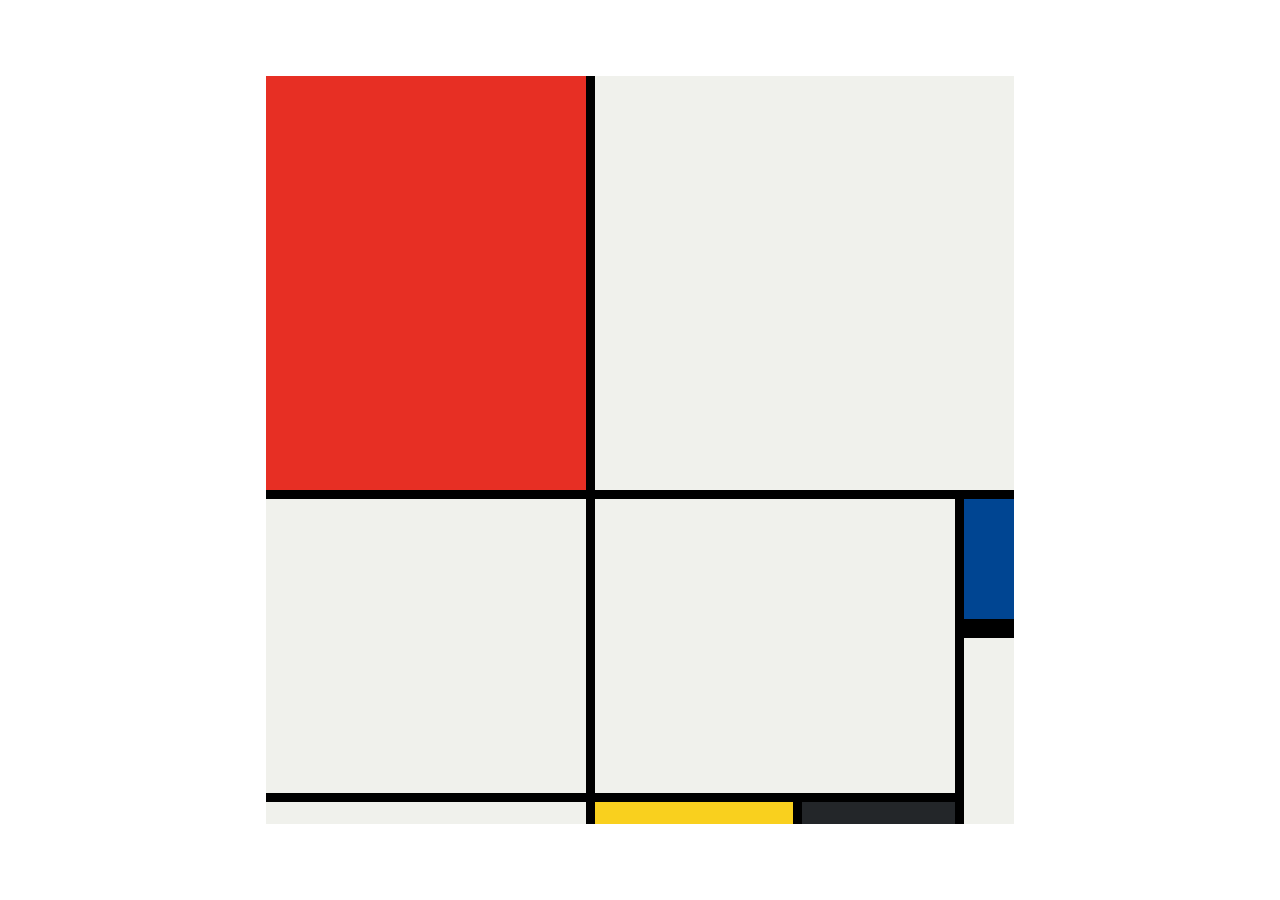
<file: 10.3 Mondrian Project/index.html>
<!DOCTYPE html>
<html lang="en">

<head>
  <meta charset="UTF-8">
  <meta name="viewport" content="width=device-width, initial-scale=1.0">
  <title>Mondrian Project</title>
  <style>
    /* 
    Write your CSS here 
    Line Colour: #000
    White: #F0F1EC
    Red: #E72F24
    Black: #232629
    Blue: #004592
    Yellow: #F9D01E
    */
    body {
      display: flex;
      justify-content: center;
      align-items: center;
      height: 100vh;
      margin: 0;
      padding: 0;
    }

    .container {
      height: 748px;
      width: 748px;
      display: grid;
      background-color: #000;
      grid-template-columns: 320px 198px 153px 50px;
      grid-template-rows: 414px 130px 155px 22px;
      gap: 9px;
    }

    .item {
      background-color: #F0F1EC;
    }

    .red {
      background-color: #E72F24;
    }

    .white1 {
      grid-column: span 3;
    }

    .white2 {
      grid-row: span 2;
    }

    .white3 {
      grid-area: 2 / 2 / 4 /4
    }

    .blue {
      background-color: #004592;
      border-bottom: 10px solid #000;
    }

    .white4 {
      grid-row: span 2;
    }

    .yellow {
      background-color: #F9D01E;
    }

    .black {
      background-color: #232629;
    }
  </style>
</head>

<body>
  <!-- Write your HTML here -->

  <div class="container">
    <div class="item red"></div>
    <div class="item white1"></div>
    <div class="item white2"></div>
    <div class="item white3"></div>

    <div class="item blue"></div>
    <div class="item white4"></div>

    <div class="item"></div>
    <div class="item yellow"></div>
    <div class="item black"></div>
  </div>
</body>

</html>
</file>
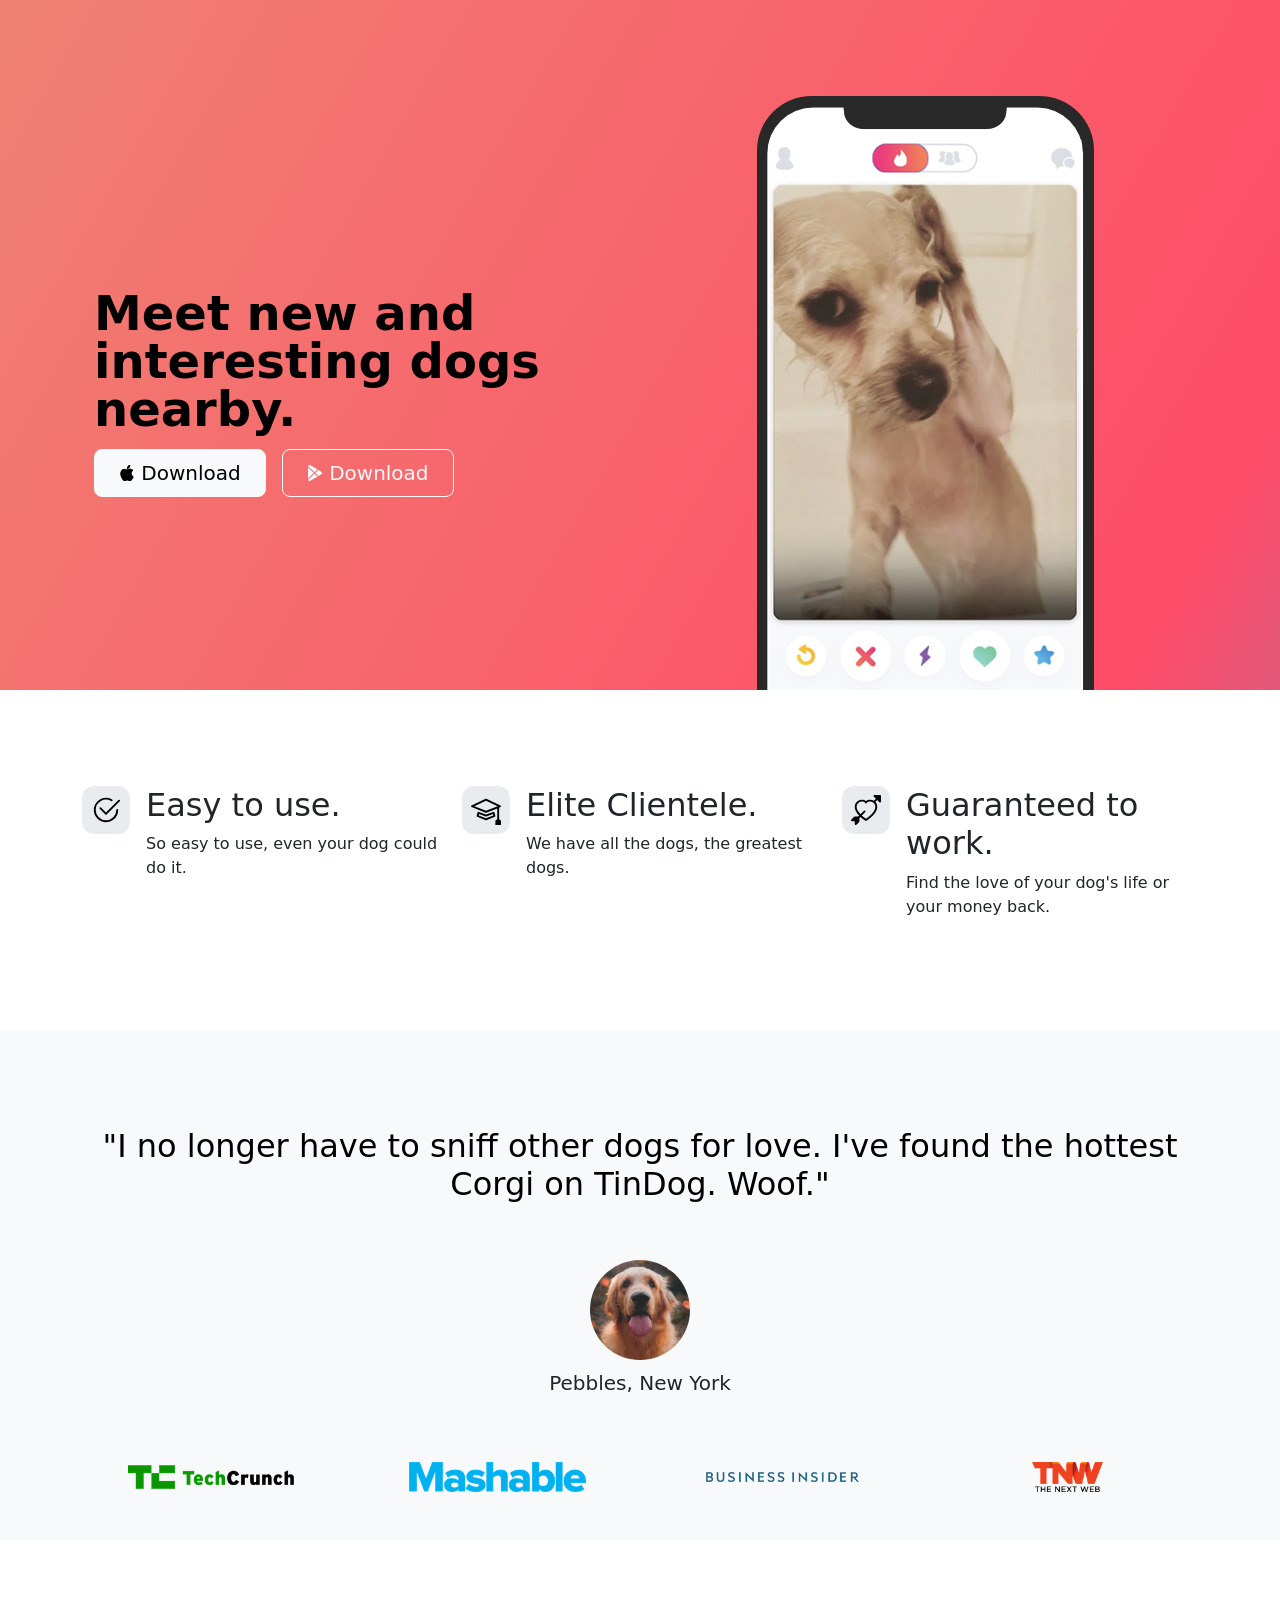
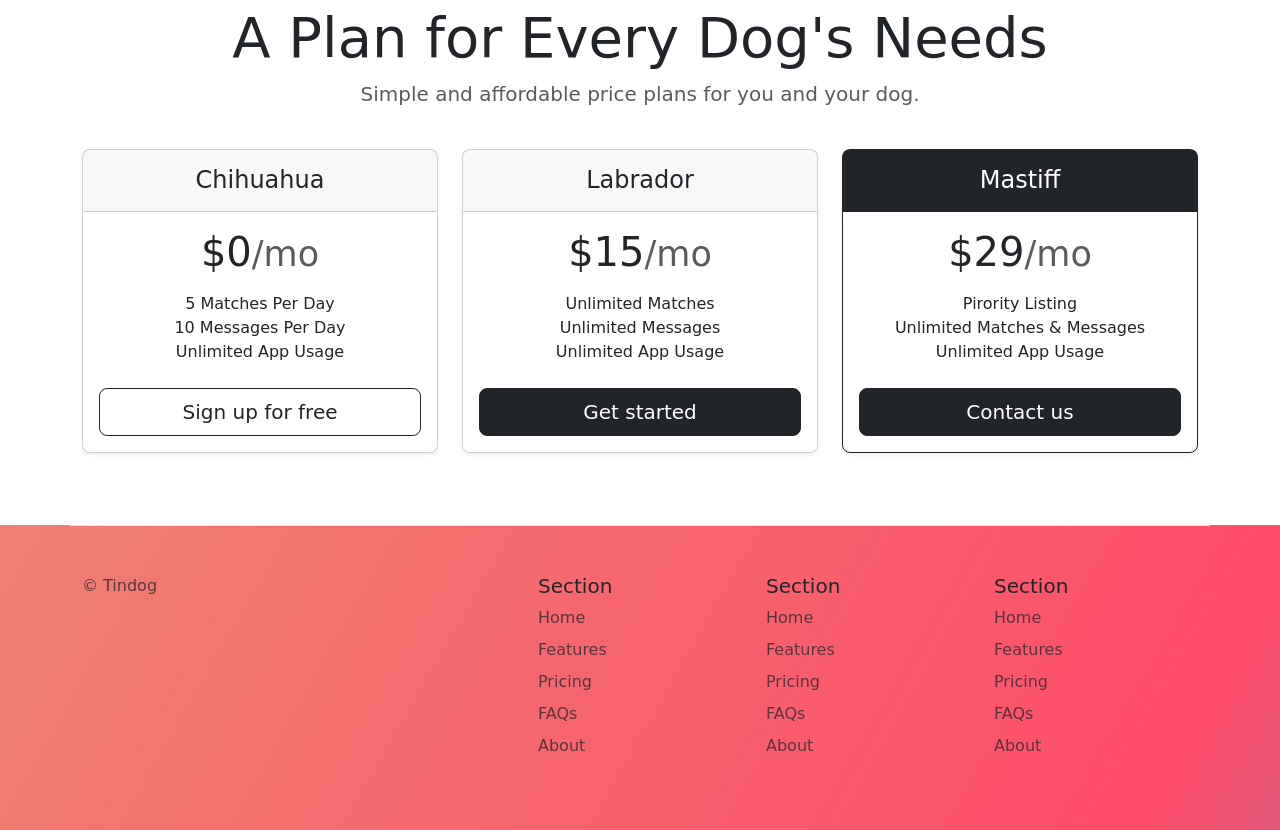
<file: 11.3 TinDog Project/index.html>
<!DOCTYPE html>
<html lang="en">

<head>
  <meta charset="UTF-8">
  <meta name="viewport" content="width=device-width, initial-scale=1.0">
  <title>TinDog</title>
  <link href="https://cdn.jsdelivr.net/npm/bootstrap@5.3.0-alpha3/dist/css/bootstrap.min.css" rel="stylesheet"
    integrity="sha384-KK94CHFLLe+nY2dmCWGMq91rCGa5gtU4mk92HdvYe+M/SXH301p5ILy+dN9+nJOZ" crossorigin="anonymous">
  <link rel="stylesheet" href="./css/solution.css">
</head>

<body>


  <!-- Title -->
  <section id="title" class="gradient-background">

    <div class="container col-xxl-8 px-4 pt-5">
      <div class="row flex-lg-row-reverse align-items-center g-5 pt-5">
        <div class="col-10 col-sm-8 col-lg-6">
          <img src="./images/iphone.png" class="d-block mx-lg-auto img-fluid" alt="Bootstrap Themes" height="200"
            loading="lazy">
        </div>
        <div class="col-lg-6">
          <h1 class="display-5 fw-bold text-body-emphasis lh-1 mb-3">Meet new and interesting dogs nearby.</h1>

          <div class="d-grid gap-2 d-md-flex justify-content-md-start">
            <button type="button" class="btn btn-light btn-lg px-4 me-md-2"><svg xmlns="http://www.w3.org/2000/svg"
                width="16" height="16" fill="currentColor" class="bi bi-apple mb-1" viewBox="0 0 16 16">
                <path
                  d="M11.182.008C11.148-.03 9.923.023 8.857 1.18c-1.066 1.156-.902 2.482-.878 2.516.024.034 1.52.087 2.475-1.258.955-1.345.762-2.391.728-2.43Zm3.314 11.733c-.048-.096-2.325-1.234-2.113-3.422.212-2.189 1.675-2.789 1.698-2.854.023-.065-.597-.79-1.254-1.157a3.692 3.692 0 0 0-1.563-.434c-.108-.003-.483-.095-1.254.116-.508.139-1.653.589-1.968.607-.316.018-1.256-.522-2.267-.665-.647-.125-1.333.131-1.824.328-.49.196-1.422.754-2.074 2.237-.652 1.482-.311 3.83-.067 4.56.244.729.625 1.924 1.273 2.796.576.984 1.34 1.667 1.659 1.899.319.232 1.219.386 1.843.067.502-.308 1.408-.485 1.766-.472.357.013 1.061.154 1.782.539.571.197 1.111.115 1.652-.105.541-.221 1.324-1.059 2.238-2.758.347-.79.505-1.217.473-1.282Z" />
                <path
                  d="M11.182.008C11.148-.03 9.923.023 8.857 1.18c-1.066 1.156-.902 2.482-.878 2.516.024.034 1.52.087 2.475-1.258.955-1.345.762-2.391.728-2.43Zm3.314 11.733c-.048-.096-2.325-1.234-2.113-3.422.212-2.189 1.675-2.789 1.698-2.854.023-.065-.597-.79-1.254-1.157a3.692 3.692 0 0 0-1.563-.434c-.108-.003-.483-.095-1.254.116-.508.139-1.653.589-1.968.607-.316.018-1.256-.522-2.267-.665-.647-.125-1.333.131-1.824.328-.49.196-1.422.754-2.074 2.237-.652 1.482-.311 3.83-.067 4.56.244.729.625 1.924 1.273 2.796.576.984 1.34 1.667 1.659 1.899.319.232 1.219.386 1.843.067.502-.308 1.408-.485 1.766-.472.357.013 1.061.154 1.782.539.571.197 1.111.115 1.652-.105.541-.221 1.324-1.059 2.238-2.758.347-.79.505-1.217.473-1.282Z" />
              </svg> Download</button>
            <button type="button" class="btn btn-outline-light btn-lg px-4"><svg xmlns="http://www.w3.org/2000/svg"
                width="16" height="16" fill="currentColor" class="bi bi-google-play mb-1" viewBox="0 0 16 16">
                <path
                  d="M14.222 9.374c1.037-.61 1.037-2.137 0-2.748L11.528 5.04 8.32 8l3.207 2.96 2.694-1.586Zm-3.595 2.116L7.583 8.68 1.03 14.73c.201 1.029 1.36 1.61 2.303 1.055l7.294-4.295ZM1 13.396V2.603L6.846 8 1 13.396ZM1.03 1.27l6.553 6.05 3.044-2.81L3.333.215C2.39-.341 1.231.24 1.03 1.27Z" />
              </svg> Download</button>
          </div>
        </div>
      </div>
    </div>
  </section>
  <!-- Features -->
  <section id="features">
    <div class="container mt-5">
      <div class="row g-4 py-5 row-cols-1 row-cols-lg-3">
        <div class="col d-flex align-items-start">
          <div
            class="icon-square text-body-emphasis bg-body-secondary d-inline-flex align-items-center justify-content-center fs-4 flex-shrink-0 me-3">
            <svg xmlns="http://www.w3.org/2000/svg" height="30" fill="currentColor" class="bi bi-check2-circle"
              viewBox="0 0 16 16">
              <path
                d="M2.5 8a5.5 5.5 0 0 1 8.25-4.764.5.5 0 0 0 .5-.866A6.5 6.5 0 1 0 14.5 8a.5.5 0 0 0-1 0 5.5 5.5 0 1 1-11 0z" />
              <path
                d="M15.354 3.354a.5.5 0 0 0-.708-.708L8 9.293 5.354 6.646a.5.5 0 1 0-.708.708l3 3a.5.5 0 0 0 .708 0l7-7z" />
            </svg>
          </div>
          <div>
            <h3 class="fs-2">Easy to use.</h3>
            <p>So easy to use, even your dog could do it.</p>

          </div>
        </div>
        <div class="col d-flex align-items-start">
          <div
            class="icon-square text-body-emphasis bg-body-secondary d-inline-flex align-items-center justify-content-center fs-4 flex-shrink-0 me-3">
            <svg xmlns="http://www.w3.org/2000/svg" height="30" fill="currentColor" class="bi bi-mortarboard"
              viewBox="0 0 16 16">
              <path
                d="M8.211 2.047a.5.5 0 0 0-.422 0l-7.5 3.5a.5.5 0 0 0 .025.917l7.5 3a.5.5 0 0 0 .372 0L14 7.14V13a1 1 0 0 0-1 1v2h3v-2a1 1 0 0 0-1-1V6.739l.686-.275a.5.5 0 0 0 .025-.917l-7.5-3.5ZM8 8.46 1.758 5.965 8 3.052l6.242 2.913L8 8.46Z" />
              <path
                d="M4.176 9.032a.5.5 0 0 0-.656.327l-.5 1.7a.5.5 0 0 0 .294.605l4.5 1.8a.5.5 0 0 0 .372 0l4.5-1.8a.5.5 0 0 0 .294-.605l-.5-1.7a.5.5 0 0 0-.656-.327L8 10.466 4.176 9.032Zm-.068 1.873.22-.748 3.496 1.311a.5.5 0 0 0 .352 0l3.496-1.311.22.748L8 12.46l-3.892-1.556Z" />
            </svg>
          </div>
          <div>
            <h3 class="fs-2">Elite Clientele.</h3>
            <p>We have all the dogs, the greatest dogs.</p>

          </div>
        </div>
        <div class="col d-flex align-items-start">
          <div
            class="icon-square text-body-emphasis bg-body-secondary d-inline-flex align-items-center justify-content-center fs-4 flex-shrink-0 me-3">
            <svg xmlns="http://www.w3.org/2000/svg" height="30" fill="currentColor" class="bi bi-arrow-through-heart"
              viewBox="0 0 16 16">
              <path fill-rule="evenodd"
                d="M2.854 15.854A.5.5 0 0 1 2 15.5V14H.5a.5.5 0 0 1-.354-.854l1.5-1.5A.5.5 0 0 1 2 11.5h1.793l.53-.53c-.771-.802-1.328-1.58-1.704-2.32-.798-1.575-.775-2.996-.213-4.092C3.426 2.565 6.18 1.809 8 3.233c1.25-.98 2.944-.928 4.212-.152L13.292 2 12.147.854A.5.5 0 0 1 12.5 0h3a.5.5 0 0 1 .5.5v3a.5.5 0 0 1-.854.354L14 2.707l-1.006 1.006c.236.248.44.531.6.845.562 1.096.585 2.517-.213 4.092-.793 1.563-2.395 3.288-5.105 5.08L8 13.912l-.276-.182a21.86 21.86 0 0 1-2.685-2.062l-.539.54V14a.5.5 0 0 1-.146.354l-1.5 1.5Zm2.893-4.894A20.419 20.419 0 0 0 8 12.71c2.456-1.666 3.827-3.207 4.489-4.512.679-1.34.607-2.42.215-3.185-.817-1.595-3.087-2.054-4.346-.761L8 4.62l-.358-.368c-1.259-1.293-3.53-.834-4.346.761-.392.766-.464 1.845.215 3.185.323.636.815 1.33 1.519 2.065l1.866-1.867a.5.5 0 1 1 .708.708L5.747 10.96Z" />
            </svg>
          </div>
          <div>
            <h3 class="fs-2">Guaranteed to work.</h3>
            <p>Find the love of your dog's life or your money back.</p>

          </div>
        </div>
      </div>
    </div>
  </section>
  <!-- Testimonial -->
  <section id="testimonial">
    <div class="my-5">
      <div class="p-5 text-center bg-body-tertiary">
        <div class="container py-5">
          <h2 class="text-body-emphasis">"I no longer have to sniff other dogs for love. I've found the hottest Corgi on
            TinDog. Woof."</h2>
          <img class="profile-img mt-5" src="./images/dog-img.jpg" alt="dog image">
          <p class="col-lg-8 mx-auto lead mt-2">
            Pebbles, New York
          </p>
        </div>

        <div class="container">
          <div class="row">
            <div class="col-lg-3 col-sm-12">
              <img src="./images/techcrunch.png" alt="techcrunch" height="30">
            </div>
            <div class="col-lg-3 col-sm-12">
              <img src="./images/mashable.png" alt="mashable" height="30">
            </div>
            <div class="col-lg-3 col-sm-12">
              <img src="./images/bizinsider.png" alt="bizinsider" height="30">
            </div>
            <div class="col-lg-3 col-sm-12">
              <img src="./images/tnw.png" alt="tnw" height="30">
            </div>
          </div>
        </div>
      </div>
    </div>
  </section>
  <!-- Pricing -->
  <section id="pricing">
    <div class="container">
      <div class="pricing-header p-3 pb-md-4 mx-auto text-center">
        <h2 class="display-4 fw-normal">A Plan for Every Dog's Needs</h2>
        <p class="fs-5 text-body-secondary">Simple and affordable price plans for you and your dog.
      </div>
      <div class="row row-cols-1 row-cols-md-3 mb-3 text-center">
        <div class="col">
          <div class="card mb-4 rounded-3 shadow-sm">
            <div class="card-header py-3">
              <h4 class="my-0 fw-normal">Chihuahua</h4>
            </div>
            <div class="card-body">
              <h1 class="card-title pricing-card-title">$0<small class="text-body-secondary fw-light">/mo</small></h1>
              <ul class="list-unstyled mt-3 mb-4">
                <li>5 Matches Per Day</li>
                <li>10 Messages Per Day</li>
                <li>Unlimited App Usage</li>
              </ul>
              <button type="button" class="w-100 btn btn-lg btn-outline-dark">Sign up for free</button>
            </div>
          </div>
        </div>
        <div class="col">
          <div class="card mb-4 rounded-3 shadow-sm">
            <div class="card-header py-3">
              <h4 class="my-0 fw-normal">Labrador</h4>
            </div>
            <div class="card-body">
              <h1 class="card-title pricing-card-title">$15<small class="text-body-secondary fw-light">/mo</small></h1>
              <ul class="list-unstyled mt-3 mb-4">
                <li>Unlimited Matches</li>
                <li>Unlimited Messages</li>
                <li>Unlimited App Usage</li>
              </ul>
              <button type="button" class="w-100 btn btn-lg btn-dark">Get started</button>
            </div>
          </div>
        </div>
        <div class="col">
          <div class="card mb-4 rounded-3 shadow-sm border-dark">
            <div class="card-header py-3 text-bg-dark border-dark">
              <h4 class="my-0 fw-normal">Mastiff</h4>
            </div>
            <div class="card-body">
              <h1 class="card-title pricing-card-title">$29<small class="text-body-secondary fw-light">/mo</small></h1>
              <ul class="list-unstyled mt-3 mb-4">
                <li>Pirority Listing</li>
                <li>Unlimited Matches & Messages</li>
                <li>Unlimited App Usage</li>
              </ul>
              <button type="button" class="w-100 btn btn-lg btn-dark">Contact us</button>
            </div>
          </div>
        </div>
      </div>
    </div>
  </section>
  <!-- Footer -->
  <section id="contact" class="gradient-background">
    <div class="container ">
      <footer class="row row-cols-1 row-cols-sm-2 row-cols-md-5 py-5 mt-5 border-top">
        <div class="col mb-3">

          <p class="text-body-secondary">© Tindog</p>
        </div>

        <div class="col mb-3">

        </div>

        <div class="col mb-3">
          <h5>Section</h5>
          <ul class="nav flex-column">
            <li class="nav-item mb-2"><a href="#" class="nav-link p-0 text-body-secondary">Home</a></li>
            <li class="nav-item mb-2"><a href="#" class="nav-link p-0 text-body-secondary">Features</a></li>
            <li class="nav-item mb-2"><a href="#" class="nav-link p-0 text-body-secondary">Pricing</a></li>
            <li class="nav-item mb-2"><a href="#" class="nav-link p-0 text-body-secondary">FAQs</a></li>
            <li class="nav-item mb-2"><a href="#" class="nav-link p-0 text-body-secondary">About</a></li>
          </ul>
        </div>

        <div class="col mb-3">
          <h5>Section</h5>
          <ul class="nav flex-column">
            <li class="nav-item mb-2"><a href="#" class="nav-link p-0 text-body-secondary">Home</a></li>
            <li class="nav-item mb-2"><a href="#" class="nav-link p-0 text-body-secondary">Features</a></li>
            <li class="nav-item mb-2"><a href="#" class="nav-link p-0 text-body-secondary">Pricing</a></li>
            <li class="nav-item mb-2"><a href="#" class="nav-link p-0 text-body-secondary">FAQs</a></li>
            <li class="nav-item mb-2"><a href="#" class="nav-link p-0 text-body-secondary">About</a></li>
          </ul>
        </div>

        <div class="col mb-3">
          <h5>Section</h5>
          <ul class="nav flex-column">
            <li class="nav-item mb-2"><a href="#" class="nav-link p-0 text-body-secondary">Home</a></li>
            <li class="nav-item mb-2"><a href="#" class="nav-link p-0 text-body-secondary">Features</a></li>
            <li class="nav-item mb-2"><a href="#" class="nav-link p-0 text-body-secondary">Pricing</a></li>
            <li class="nav-item mb-2"><a href="#" class="nav-link p-0 text-body-secondary">FAQs</a></li>
            <li class="nav-item mb-2"><a href="#" class="nav-link p-0 text-body-secondary">About</a></li>
          </ul>
        </div>
      </footer>
    </div>
  </section>
</body>

</html>
</file>
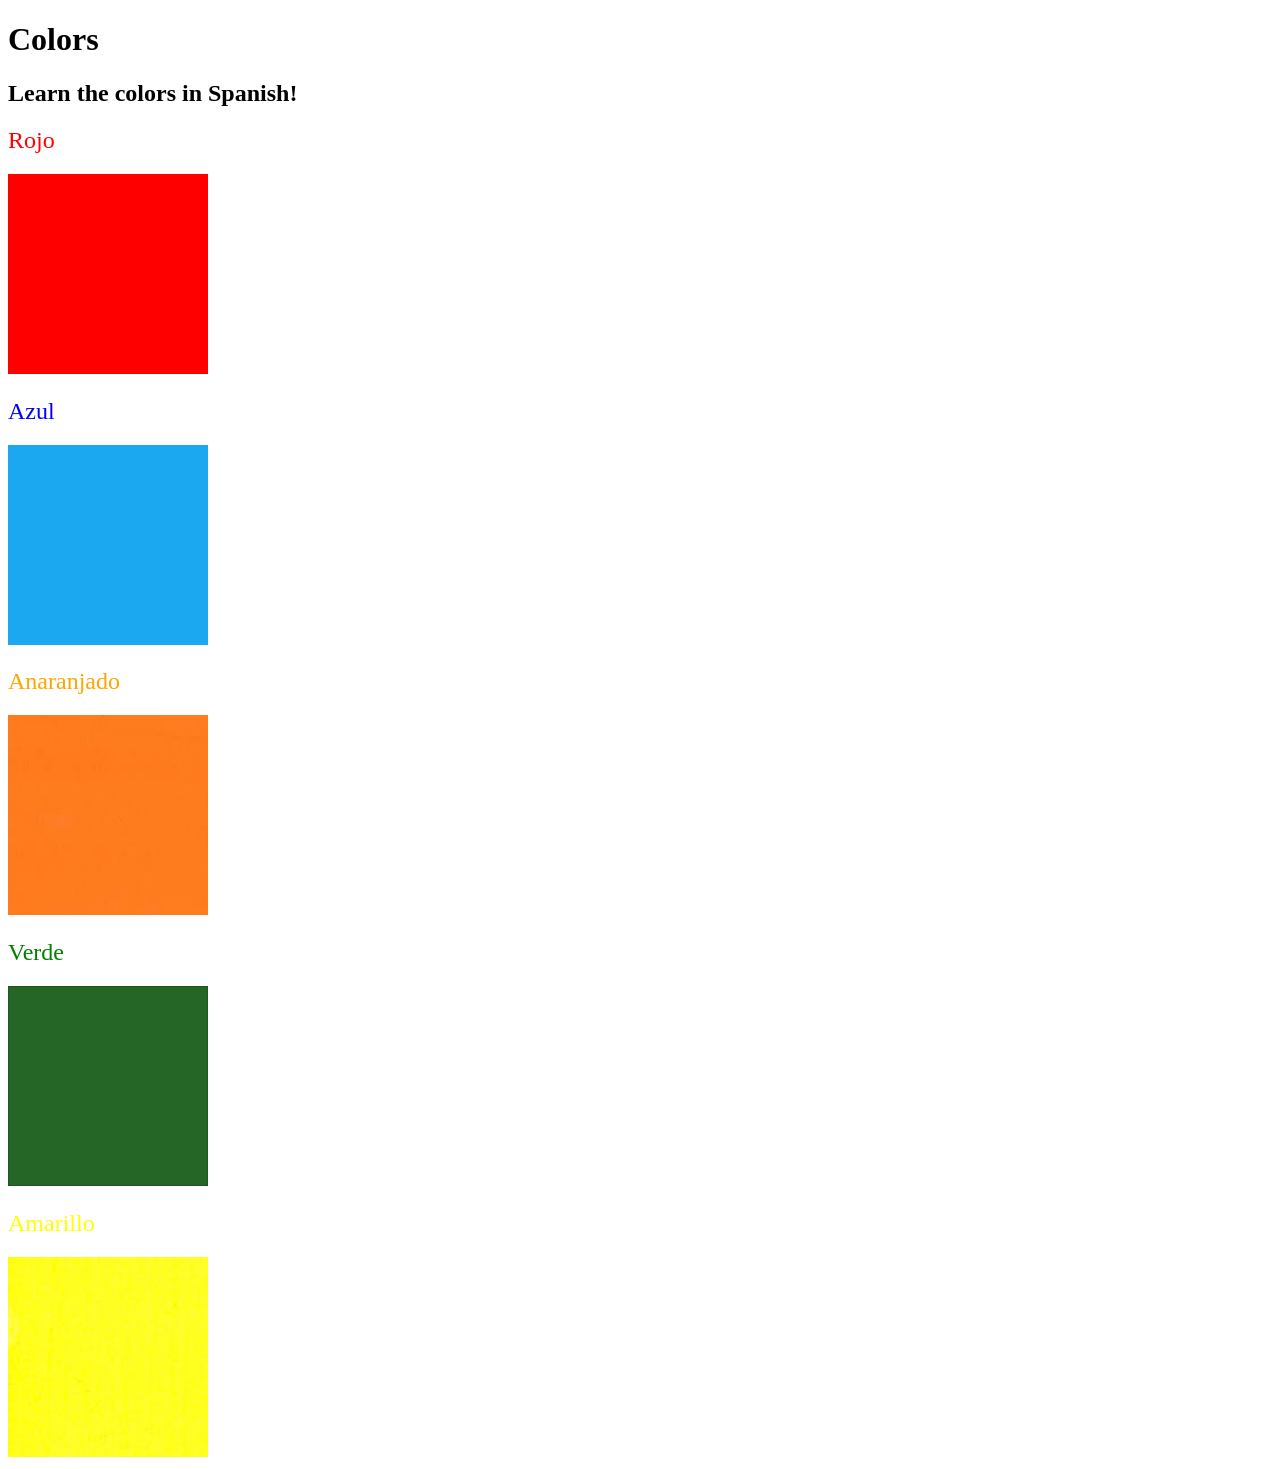
<file: 5.4+Color+Vocab+Project (1)/index.html>
<!DOCTYPE html>
<html lang="en">
  <head>
    <meta charset="UTF-8" />
    <title>Spanish Vocabulary</title>
    <link rel="stylesheet" href="./style.css" />
  </head>

  <body>
    <h1>Colors</h1>
    <h2>Learn the colors in Spanish!</h2>
    <h2 class="color-title" id="red">Rojo</h2>
    <img src="./assets/images/red.png" alt="red" />

    <h2 class="color-title" id="blue">Azul</h2>
    <img src="./assets/images/blue.png" alt="blue" />

    <h2 class="color-title" id="orange">Anaranjado</h2>
    <img src="./assets/images/orange.png" alt="orange" />

    <h2 class="color-title" id="green">Verde</h2>
    <img src="./assets/images/green.png" alt="green" />

    <h2 class="color-title" id="yellow">Amarillo</h2>
    <img src="./assets/images/yellow.png" alt="yellow" />
  </body>
</html>
</file>
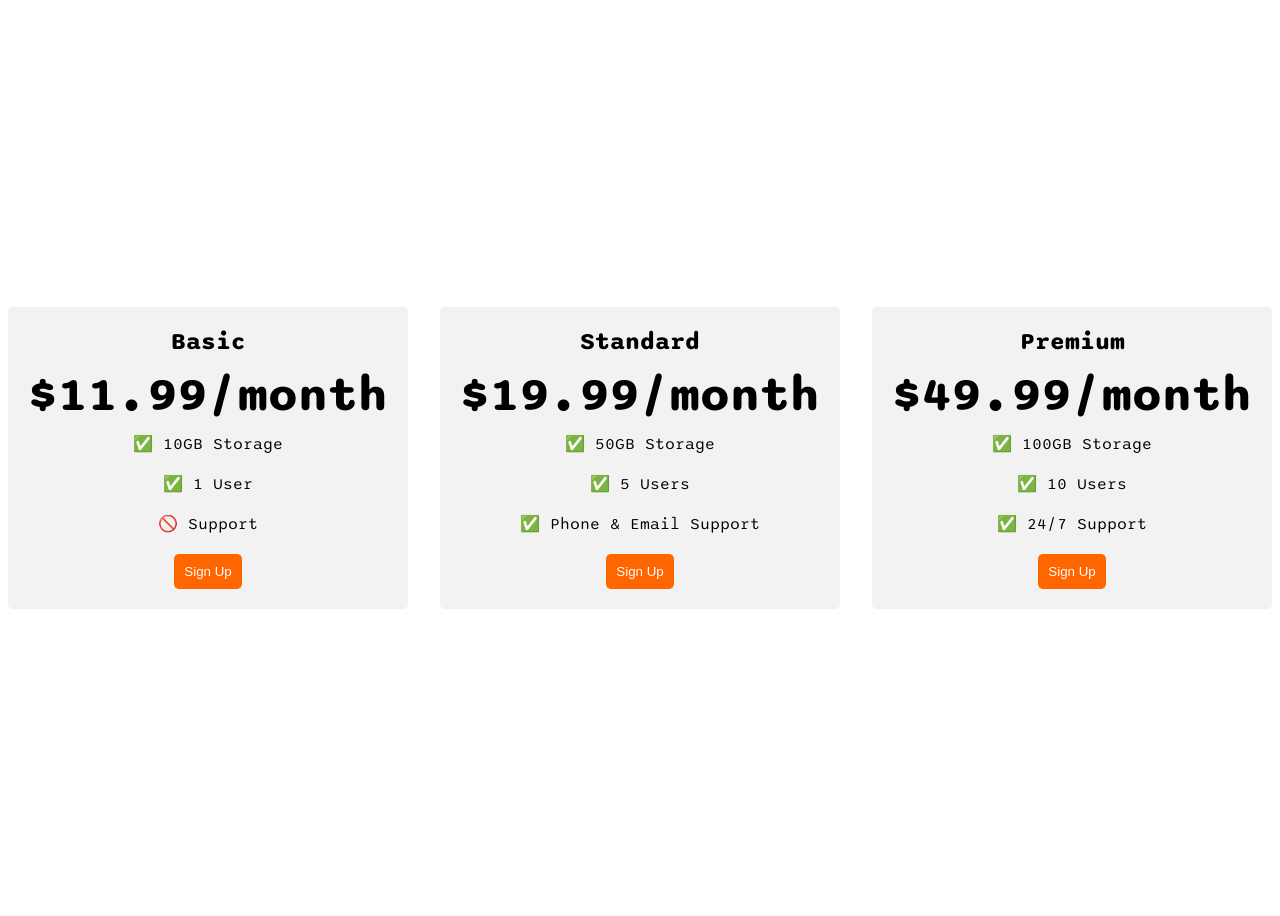
<file: 9.4+Flexbox+Pricing+Table+Project/index.html>
<!DOCTYPE html>
<html>

<head>
  <title>Flexbox Pricing Table</title>
  <link rel="preconnect" href="https://fonts.googleapis.com">
  <link rel="preconnect" href="https://fonts.gstatic.com" crossorigin>
  <link href="https://fonts.googleapis.com/css2?family=Sono:wght@400;700&display=swap" rel="stylesheet">
  <style>
    body {
      font-family: 'Sono', sans-serif;
    }

    .pricing-container {
      display: flex;
      justify-content: center;
      align-items: center;
      height: 100vh;
      gap: 2rem;
    }

    .pricing-plan {
      flex: 1;
      max-width: 400px;
      padding: 20px;
      background-color: #f2f2f2;
      border-radius: 5px;
      text-align: center;
    }

    .plan-title {
      font-size: 24px;
      font-weight: bold;
      margin-bottom: 10px;
    }

    .plan-price {
      font-size: 48px;
      font-weight: bold;
      margin-bottom: 10px;
    }

    .plan-features {
      list-style: none;
      padding: 0;
      margin: 0;
    }

    .plan-features li {
      margin-bottom: 20px;
    }

    .plan-button {
      padding: 10px;
      background-color: #ff6600;
      color: #fff;
      border-radius: 5px;
      border: none;
    }

    @media (max-width: 1250px) {
      .pricing-container {
        flex-direction: column;
        height: 100%;
      }
    }
  </style>
</head>

<body>
  <div class="pricing-container">
    <div class="pricing-plan">
      <div class="plan-title">Basic</div>
      <div class="plan-price">$11.99/month</div>
      <ul class="plan-features">
        <li>✅ 10GB Storage</li>
        <li>✅ 1 User</li>
        <li>🚫 Support</li>
      </ul>
      <button class="plan-button">Sign Up</a>
    </div>
    <div class="pricing-plan">
      <div class="plan-title">Standard</div>
      <div class="plan-price">$19.99/month</div>
      <ul class="plan-features">
        <li>✅ 50GB Storage</li>
        <li>✅ 5 Users</li>
        <li>✅ Phone &amp; Email Support</li>
      </ul>
      <button class="plan-button">Sign Up</a>
    </div>
    <div class="pricing-plan">
      <div class="plan-title">Premium</div>
      <div class="plan-price">$49.99/month</div>
      <ul class="plan-features">
        <li>✅ 100GB Storage</li>
        <li>✅ 10 Users</li>
        <li>✅ 24/7 Support</li>
      </ul>
      <button class="plan-button">Sign Up</a>
    </div>
  </div>

</body>

</html>
</file>
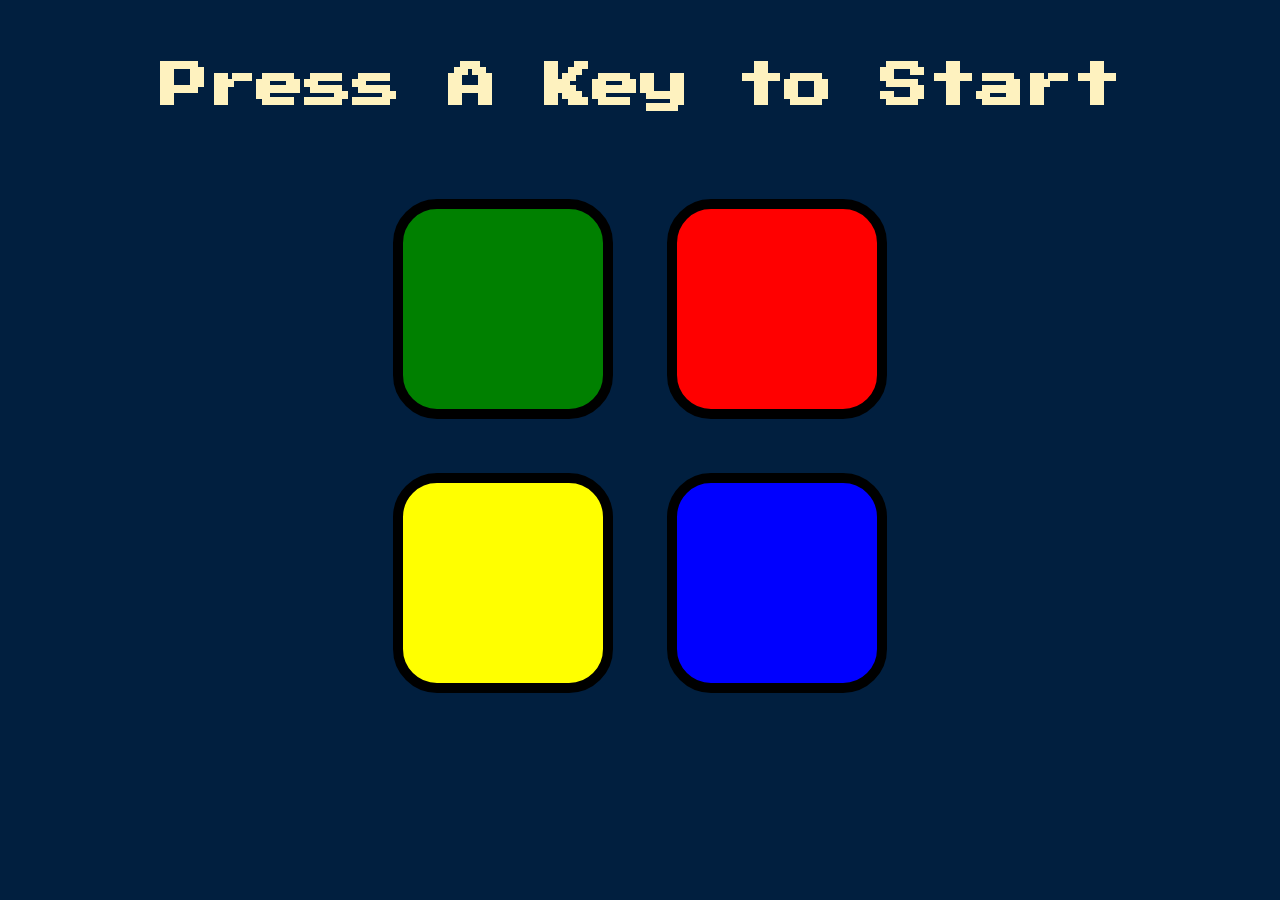
<file: simon/index.html>
<!DOCTYPE html>
<html lang="en" dir="ltr">
  <head>
    <meta charset="utf-8" />
    <title>Simon</title>
    <link rel="stylesheet" href="styles.css" />
    <link
      href="https://fonts.googleapis.com/css?family=Press+Start+2P"
      rel="stylesheet"
    />
  </head>

  <body>
    <h1 id="level-title">Press A Key to Start</h1>
    <div class="container">
      <div lass="row">
        <div type="button" id="green" class="btn green"></div>
        <div type="button" id="red" class="btn red"></div>
      </div>

      <div class="row">
        <div type="button" id="yellow" class="btn yellow"></div>
        <div type="button" id="blue" class="btn blue"></div>
      </div>
    </div>

    <script src="https://ajax.googleapis.com/ajax/libs/jquery/3.7.1/jquery.min.js"></script>
    <script src="./game.js"></script>
  </body>
</html>
</file>
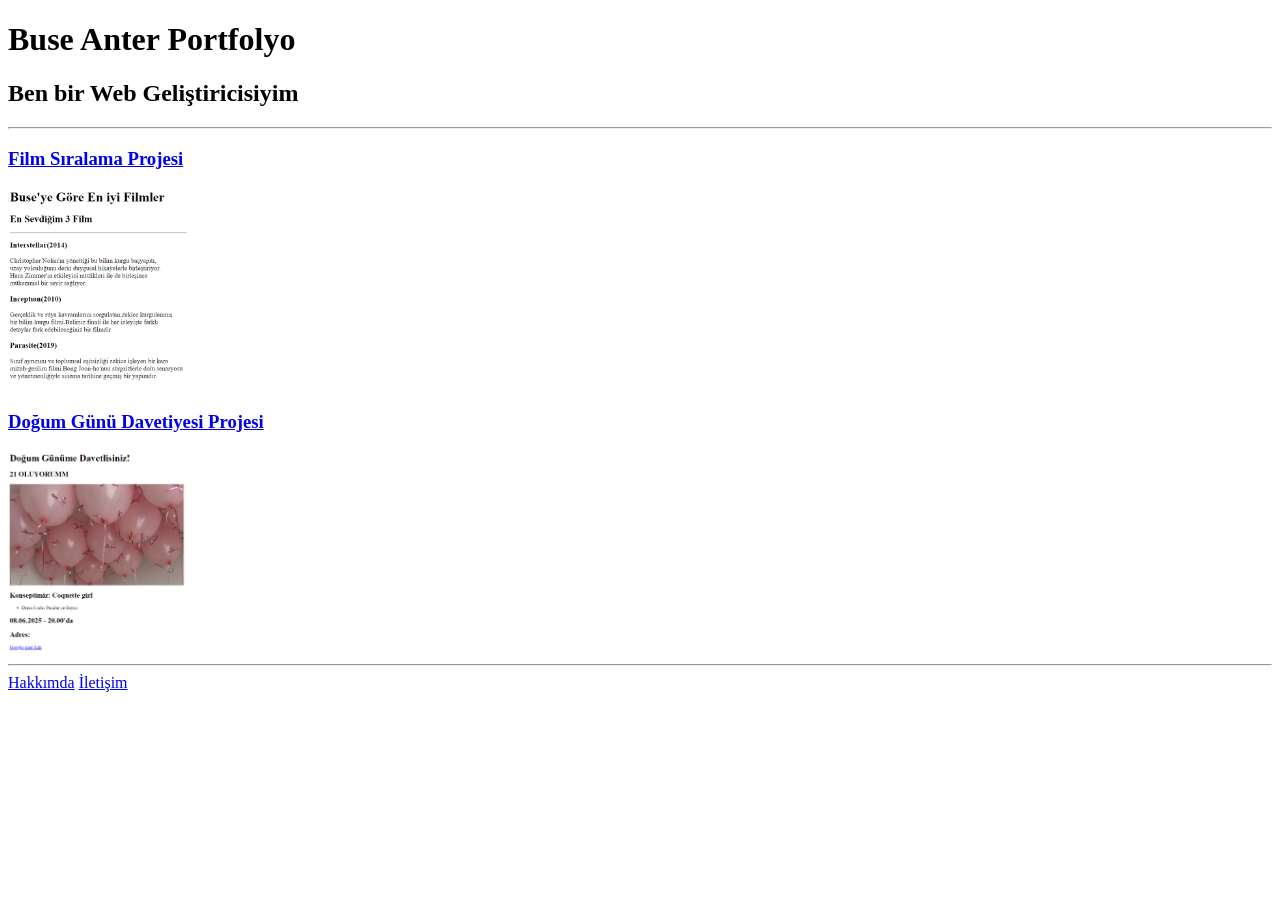
<file: 4.3 HTML Porfolio Project/4.3 HTML Porfolio Project/index.html>
<!-- TODO 1: Create the HTML Boilerplate -->

<!-- TODO 2: Add Your previous projects' HTML into the public folder -->

<!-- TODO 3: Take screenshots of your project previews and add the images to the images folder -->

<!-- TODO 4: Add titles/subtitles etc. -->

<!-- TODO 5: Add a link to the project pages -->

<!-- TODO 6: Add images to show the project previews
HINT for TODO 6: You can use the height attribute set to 200 to make the image smaller:
https://developer.mozilla.org/en-US/docs/Web/HTML/Element/img#attr-height -->

<!-- TODO 7: Add the Contact Me and About Me page links -->
 <!DOCTYPE html>
 <html lang="tr">
 <head>
    <meta charset="UTF-8">
    <meta name="viewport" content="width=device-width, initial-scale=1.0">
    <title>Buse Anter Portfolyo</title>
 </head>
 <body>
    <h1>Buse Anter Portfolyo</h1>
    <h2>Ben bir Web Geliştiricisiyim</h2>
    <hr>
    <h3> <a href="./public/2.4 Movie Ranking Project/film sıralama.html">Film Sıralama Projesi</a></h3>
    <img src="./assets/images/film sıralama.png" height="200" alt="film sıralama projesi öngösterim"/>
    <h3><a href="./public/folder 1/birthday.html">Doğum Günü Davetiyesi Projesi</a></h3>
    <img src="./assets/images/doğumgünü.png" height="200" alt="doğum günü davetiyesi projesi ön gösterim"/>
    <hr>
    <a href="./public/about.html">Hakkımda</a>
    <a href="./public/contact.html">İletişim</a>
 </body>
 </html>
</file>
<file: 11.3 TinDog Project/css/solution.css>
.gradient-background {
  background: linear-gradient(300deg, #00bfff, #ff4c68, #ef8172);
  background-size: 180% 180%;
  animation: gradient-animation 18s ease infinite;
}

@keyframes gradient-animation {
  0% {
    background-position: 0% 50%;
  }
  50% {
    background-position: 100% 50%;
  }
  100% {
    background-position: 0% 50%;
  }
}

.icon-square {
  width: 3rem;
  height: 3rem;
  border-radius: 0.75rem;
}

.profile-img {
  border-radius: 50%;
  height: 100px;
}
</file>
<file: 5.4+Color+Vocab+Project (1)/style.css>
img {
    height: 200px;
    width: 200px;
  }
  
  .color-title {
    font-weight: normal;
  }
  
  #red {
    color: red;
  }
  
  #blue {
    color: blue;
  }
  
  #orange {
    color: orange;
  }
  
  #green {
    color: green;
  }
  
  #yellow {
    color: yellow;
  }
</file>
<file: simon/styles.css>
body {
  text-align: center;
  background-color: #011f3f;
}

#level-title {
  font-family: "Press Start 2P", cursive;
  font-size: 3rem;
  margin: 5%;
  color: #fef2bf;
}

.container {
  display: block;
  width: 50%;
  margin: auto;
}

.btn {
  margin: 25px;
  display: inline-block;
  height: 200px;
  width: 200px;
  border: 10px solid black;
  border-radius: 20%;
}

.game-over {
  background-color: red;
  opacity: 0.8;
}

.red {
  background-color: red;
}

.green {
  background-color: green;
}

.blue {
  background-color: blue;
}

.yellow {
  background-color: yellow;
}

.pressed {
  box-shadow: 0 0 20px white;
  background-color: grey;
}
</file>
